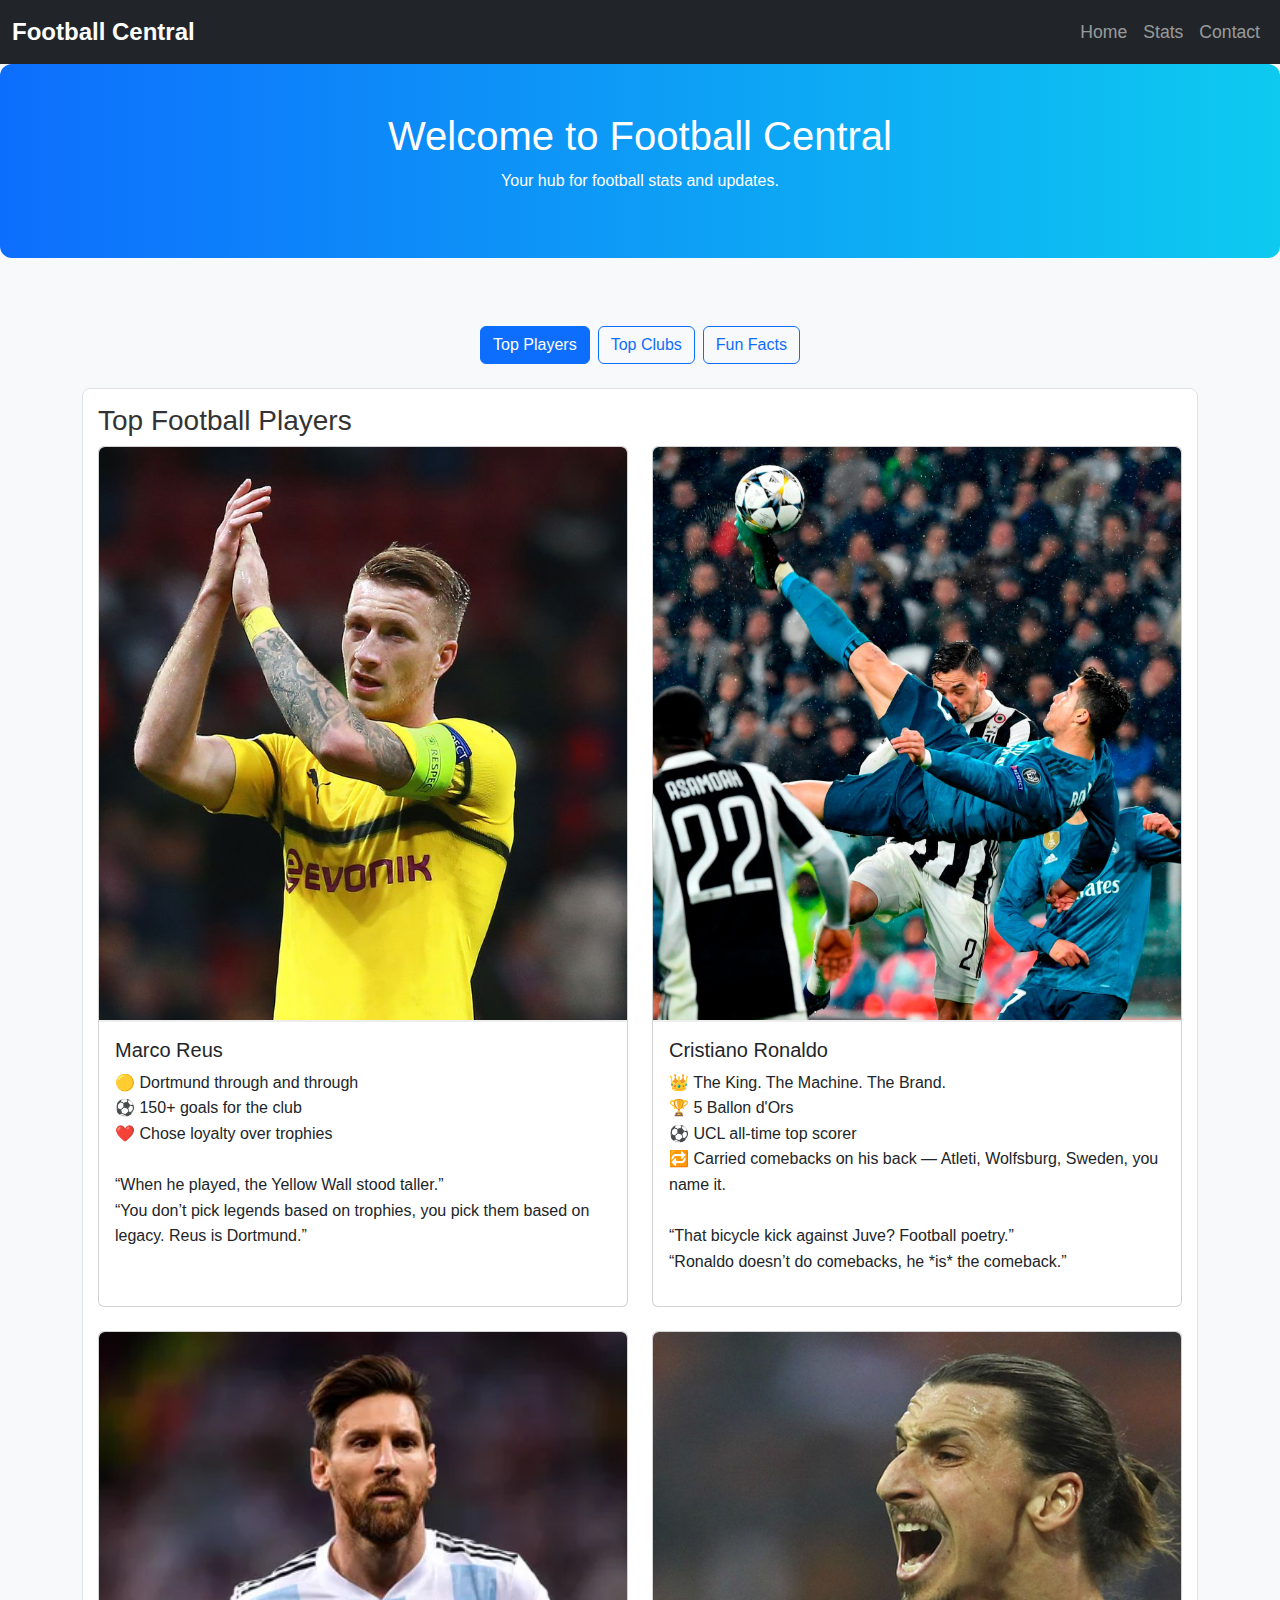
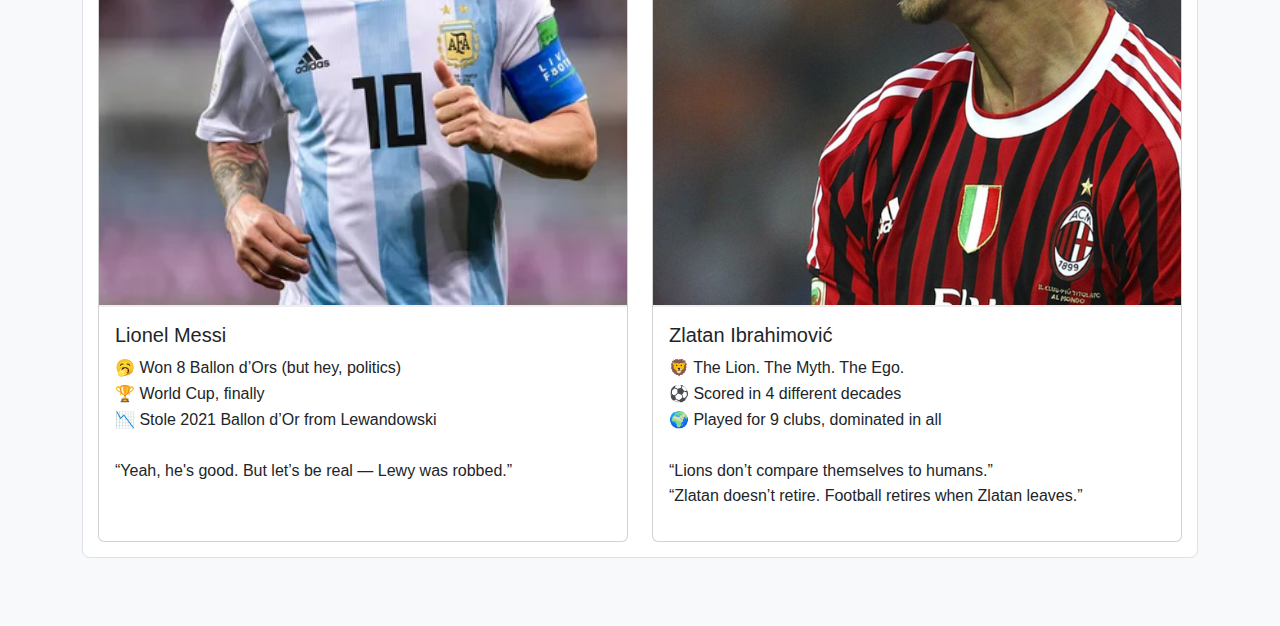
<file: index.html>
<!DOCTYPE html>
<html lang="en">
<head>
  <meta charset="UTF-8" />
  <meta name="viewport" content="width=device-width, initial-scale=1.0" />
  <title>Football Central</title>
  <!-- Bootstrap 5 CSS CDN -->
  <link href="https://cdn.jsdelivr.net/npm/bootstrap@5.3.0/dist/css/bootstrap.min.css" rel="stylesheet">
  <link rel="stylesheet" href="css/styles.css" />
</head>
<body>

  <!-- Navbar shared across pages -->
  <nav class="navbar navbar-expand-lg navbar-dark bg-dark">
    <div class="container-fluid">
      <a class="navbar-brand" href="index.html">Football Central</a>
      <div class="collapse navbar-collapse">
        <ul class="navbar-nav ms-auto">
          <li class="nav-item"><a class="nav-link" href="index.html">Home</a></li>
          <li class="nav-item"><a class="nav-link" href="stats.html">Stats</a></li>
          <li class="nav-item"><a class="nav-link" href="contact.html">Contact</a></li>
        </ul>
      </div>
    </div>
  </nav>

  <header class="text-center p-5 bg-light">
    <h1>Welcome to Football Central</h1>
    <p>Your hub for football stats and updates.</p>
  </header>

  <main class="container my-5">
  <div class="tab-container">

  <!-- Buttons -->
  <div class="d-flex justify-content-center mb-4 flex-wrap gap-2">
    <button class="btn btn-outline-primary active" data-tab="tab1">Top Players</button>
    <button class="btn btn-outline-primary" data-tab="tab2">Top Clubs</button>
    <button class="btn btn-outline-primary" data-tab="tab3">Fun Facts</button>
  </div>

  <!-- Tab 1: Top Players -->
<div id="tab1" class="tab-content active">
  <h3>Top Football Players</h3>
  <div class="row row-cols-1 row-cols-md-2 g-4">

    <!-- Marco Reus -->
    <div class="col">
      <div class="card h-100">
        <img src="assets/reus.jpg" class="card-img-top" alt="Marco Reus">
        <div class="card-body">
          <h5 class="card-title">Marco Reus</h5>
          <p>🟡 Dortmund through and through<br>⚽ 150+ goals for the club<br>❤️ Chose loyalty over trophies<br><br>
          “When he played, the Yellow Wall stood taller.”<br>
          “You don’t pick legends based on trophies, you pick them based on legacy. Reus is Dortmund.”</p>
        </div>
      </div>
    </div>

    <!-- Cristiano Ronaldo -->
    <div class="col">
      <div class="card h-100">
        <img src="assets/ronaldo.jpg" class="card-img-top" alt="Cristiano Ronaldo">
        <div class="card-body">
          <h5 class="card-title">Cristiano Ronaldo</h5>
          <p>👑 The King. The Machine. The Brand.<br>🏆 5 Ballon d'Ors<br>⚽ UCL all-time top scorer<br>
          🔁 Carried comebacks on his back — Atleti, Wolfsburg, Sweden, you name it.<br><br>
          “That bicycle kick against Juve? Football poetry.”<br>
          “Ronaldo doesn’t do comebacks, he *is* the comeback.”</p>
        </div>
      </div>
    </div>

    <!-- Lionel Messi -->
    <div class="col">
      <div class="card h-100">
        <img src="assets/messi.jpg" class="card-img-top" alt="Lionel Messi">
        <div class="card-body">
          <h5 class="card-title">Lionel Messi</h5>
          <p>🥱 Won 8 Ballon d’Ors (but hey, politics)<br>🏆 World Cup, finally<br>📉 Stole 2021 Ballon d’Or from Lewandowski<br><br>
          “Yeah, he's good. But let’s be real — Lewy was robbed.”</p>
        </div>
      </div>
    </div>

    <!-- Zlatan Ibrahimović -->
    <div class="col">
      <div class="card h-100">
        <img src="assets/zlatan.jpg" class="card-img-top" alt="Zlatan Ibrahimović">
        <div class="card-body">
          <h5 class="card-title">Zlatan Ibrahimović</h5>
          <p>🦁 The Lion. The Myth. The Ego.<br>⚽ Scored in 4 different decades<br>🌍 Played for 9 clubs, dominated in all<br><br>
          “Lions don’t compare themselves to humans.”<br>
          “Zlatan doesn’t retire. Football retires when Zlatan leaves.”</p>
        </div>
      </div>
    </div>

  </div>
</div>

<!-- Tab 2: Top Clubs -->
<div id="tab2" class="tab-content">
  <h3>Top Football Clubs</h3>
  <div class="row row-cols-1 row-cols-md-2 g-4">

    <!-- Borussia Dortmund -->
    <div class="col">
      <div class="card h-100">
        <img src="assets/dortmund.jpg" class="card-img-top" alt="Borussia Dortmund">
        <div class="card-body">
          <h5 class="card-title">Borussia Dortmund</h5>
          <p>🟡 Not just a club — a culture<br>🔥 Yellow Wall, Signal Iduna Park<br>⚒️ Factory for future legends<br><br>
          “They don’t buy stars, they make them.”<br>
          “In Dortmund, football isn’t watched — it’s lived.”</p>
        </div>
      </div>
    </div>

    <!-- Real Madrid -->
    <div class="col">
      <div class="card h-100">
        <img src="assets/real-madrid.jpg" class="card-img-top" alt="Real Madrid">
        <div class="card-body">
          <h5 class="card-title">Real Madrid</h5>
          <p>🏆 14 UCL titles. The royalty of football.<br>🇪🇸 Built for the spotlight, made for the impossible<br><br>
          “When you hear the anthem, you already know who’s winning.”<br>
          “Others play football. Madrid plays *Champions League*.”</p>
        </div>
      </div>
    </div>

    <!-- Napoli -->
    <div class="col">
      <div class="card h-100">
        <img src="assets/napoli.jpg" class="card-img-top" alt="Napoli">
        <div class="card-body">
          <h5 class="card-title">Napoli</h5>
          <p>🇮🇹 From Maradona's magic to modern-day madness<br>🔥 2023 Serie A Champs after 33 years<br>⚡ Electrifying fans, murals, and goals<br><br>
          “Naples doesn't just love football. It breathes it.”<br>
          “From chaos comes beauty — that’s Napoli.”</p>
        </div>
      </div>
    </div>

  </div>
</div>

<!-- Tab 3: Fun Facts -->
<div id="tab3" class="tab-content">
  <h3>Football Fun Facts</h3>
  <div class="row row-cols-1 row-cols-md-2 g-4">

    <div class="col">
      <div class="card h-100">
        <img src="assets/red-card.jpg" class="card-img-top" alt="Fastest Red Card">
        <div class="card-body">
          <h5 class="card-title">⚡ Fastest Red Card</h5>
          <p>2 seconds. That’s how long it took for Lee Todd to get sent off — for swearing... at the whistle.</p>
        </div>
      </div>
    </div>

    <div class="col">
      <div class="card h-100">
        <img src="assets/world-cup.jpg" class="card-img-top" alt="World Cup Viewership">
        <div class="card-body">
          <h5 class="card-title">🌍 World Cup Reach</h5>
          <p>Over 3.5 billion people watched the 2018 FIFA World Cup — that’s almost half the planet!</p>
        </div>
      </div>
    </div>

    <div class="col">
      <div class="card h-100">
        <img src="assets/stadium.jpg" class="card-img-top" alt="Biggest Stadium">
        <div class="card-body">
          <h5 class="card-title">🏟️ Largest Stadium</h5>
          <p>Rungrado 1st of May Stadium in North Korea holds 114,000 seats. More like a football coliseum!</p>
        </div>
      </div>
    </div>

    <div class="col">
      <div class="card h-100">
        <img src="assets/vuvuzela.jpg" class="card-img-top" alt="Vuvuzela Noise">
        <div class="card-body">
          <h5 class="card-title">🎺 Vuvuzela Madness</h5>
          <p>South Africa 2010 brought the vuvuzela — iconic or annoying, you’ll never forget that sound.</p>
        </div>
      </div>
    </div>

    <div class="col">
      <div class="card h-100">
        <img src="assets/robot-ref.jpg" class="card-img-top" alt="AI Referees">
        <div class="card-body">
          <h5 class="card-title">🤖 Robo-Refs?</h5>
          <p>AI and semi-automated offside systems are now helping referees get those tight calls right.</p>
        </div>
      </div>
    </div>

  </div>
</div>



</div>


  </main>

  <!-- JavaScript Files -->
  <script src="js/main.js"></script>
</body>
</html>
</file>
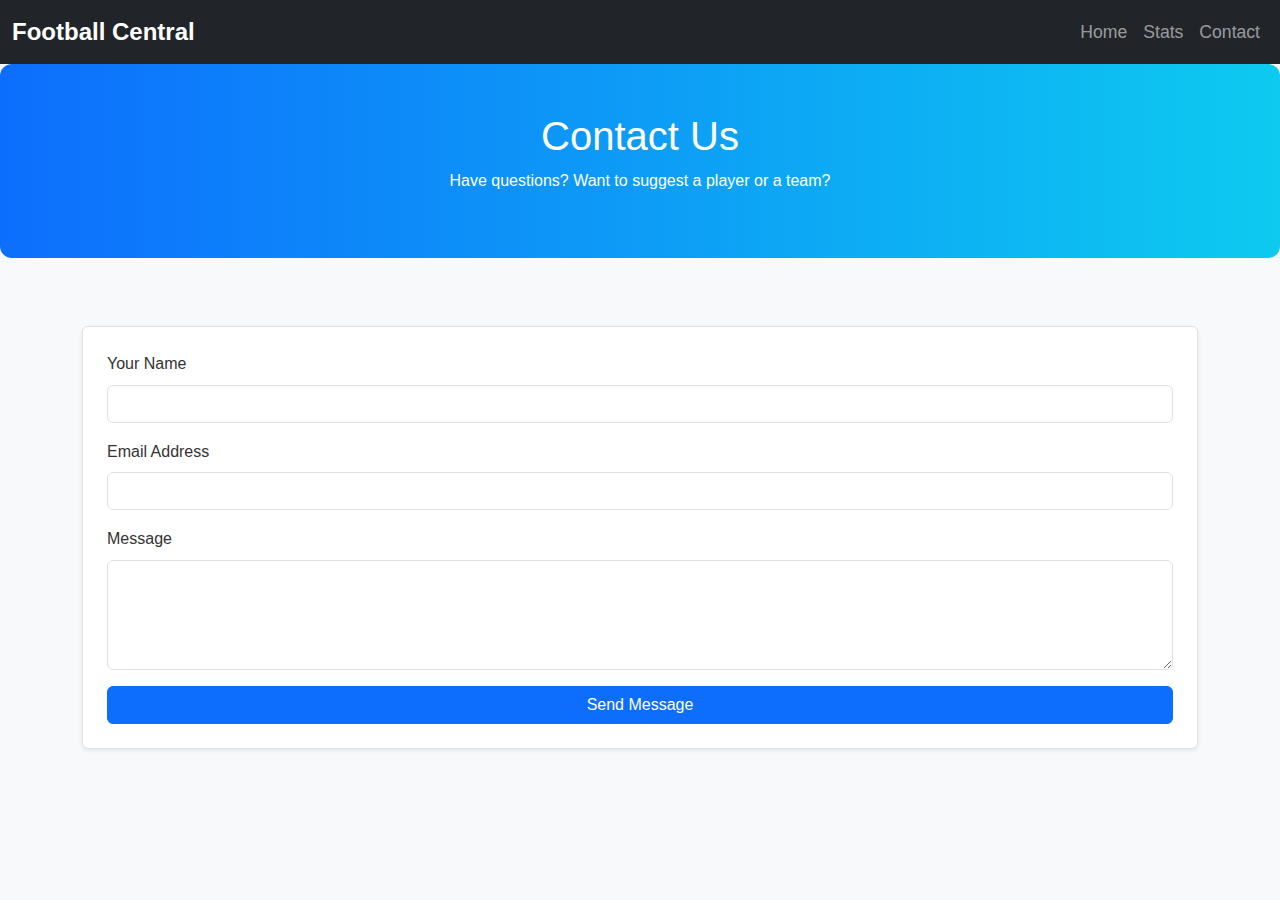
<file: contact.html>
<!DOCTYPE html>
<html lang="en">
<head>
  <meta charset="UTF-8" />
  <meta name="viewport" content="width=device-width, initial-scale=1.0"/>
  <title>Contact Us - Football Central</title>
  <link href="https://cdn.jsdelivr.net/npm/bootstrap@5.3.0/dist/css/bootstrap.min.css" rel="stylesheet"/>
  <link rel="stylesheet" href="css/styles.css" />
</head>
<body>

  <!-- Navbar -->
  <nav class="navbar navbar-expand-lg navbar-dark bg-dark">
    <div class="container-fluid">
      <a class="navbar-brand" href="index.html">Football Central</a>
      <div class="collapse navbar-collapse">
        <ul class="navbar-nav ms-auto">
          <li class="nav-item"><a class="nav-link" href="index.html">Home</a></li>
          <li class="nav-item"><a class="nav-link" href="stats.html">Stats</a></li>
          <li class="nav-item"><a class="nav-link" href="contact.html">Contact</a></li>
        </ul>
      </div>
    </div>
  </nav>

  <header class="text-center p-5 bg-light">
    <h1>Contact Us</h1>
    <p>Have questions? Want to suggest a player or a team?</p>
  </header>

  <main class="container my-5">
    <form id="contactForm" class="p-4 border rounded bg-white shadow-sm">
      <div class="mb-3">
        <label for="name" class="form-label">Your Name</label>
        <input type="text" id="name" class="form-control" required />
      </div>
      <div class="mb-3">
        <label for="email" class="form-label">Email Address</label>
        <input type="email" id="email" class="form-control" required />
      </div>
      <div class="mb-3">
        <label for="message" class="form-label">Message</label>
        <textarea id="message" rows="4" class="form-control" required></textarea>
      </div>
      <button type="submit" class="btn btn-primary w-100">Send Message</button>
    </form>

    <div id="formResponse" class="mt-4"></div>
  </main>

  <script src="js/main.js"></script>
</body>
</html>
</file>
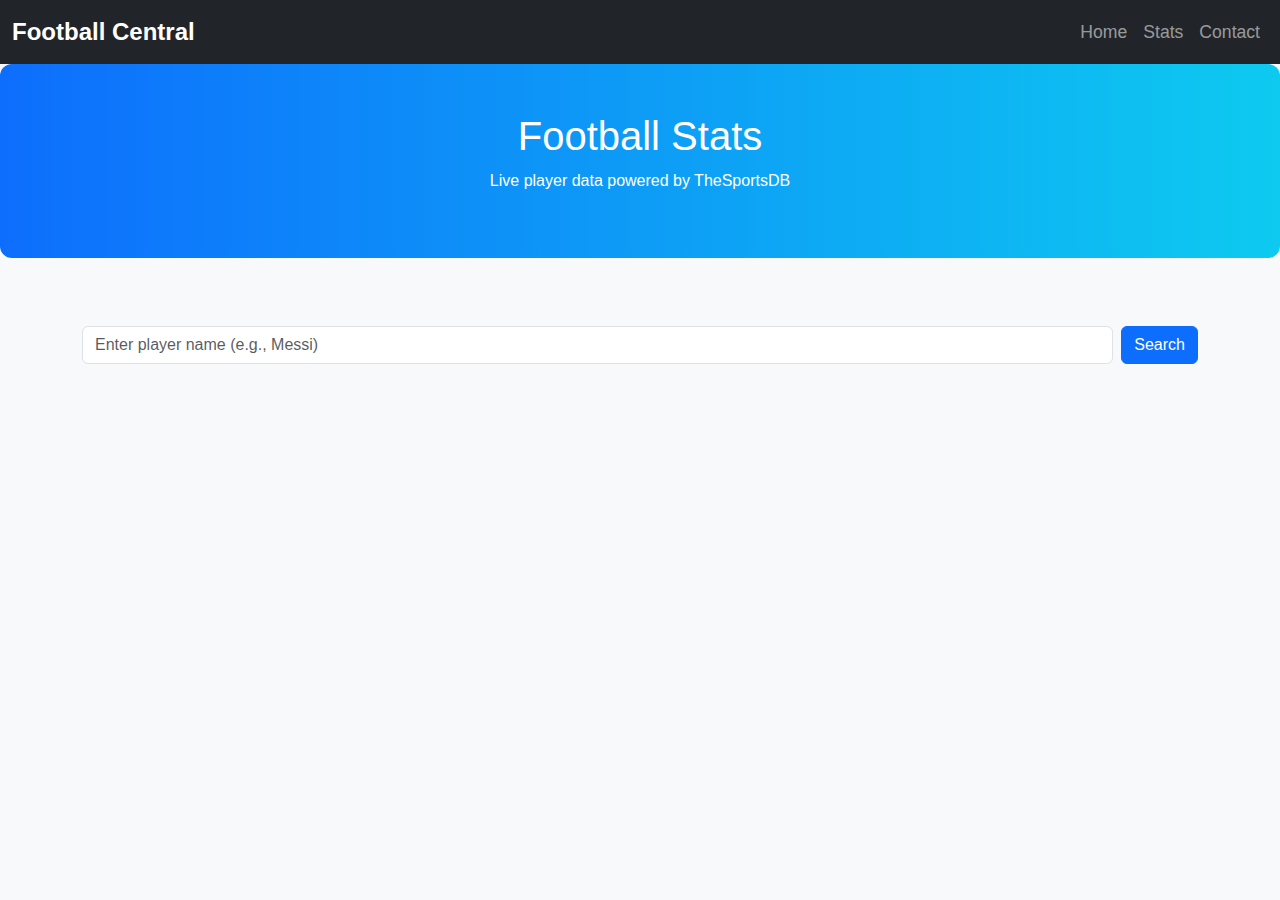
<file: stats.html>
<!DOCTYPE html>
<html lang="en">
<head>
  <meta charset="UTF-8" />
  <meta name="viewport" content="width=device-width, initial-scale=1.0"/>
  <title>Football Stats</title>
  <link href="https://cdn.jsdelivr.net/npm/bootstrap@5.3.0/dist/css/bootstrap.min.css" rel="stylesheet"/>
  <link rel="stylesheet" href="css/styles.css" />
</head>

<script src="js/main.js"></script>

<body>

  <!-- Navbar -->
  <nav class="navbar navbar-expand-lg navbar-dark bg-dark">
    <div class="container-fluid">
      <a class="navbar-brand" href="index.html">Football Central</a>
      <div class="collapse navbar-collapse">
        <ul class="navbar-nav ms-auto">
          <li class="nav-item"><a class="nav-link" href="index.html">Home</a></li>
          <li class="nav-item"><a class="nav-link" href="stats.html">Stats</a></li>
          <li class="nav-item"><a class="nav-link" href="contact.html">Contact</a></li>
        </ul>
      </div>
    </div>
  </nav>

  <header class="text-center p-5 bg-light">
    <h1>Football Stats</h1>
    <p>Live player data powered by TheSportsDB</p>

  </header>

  <main class="container my-5">
    <form id="searchForm" class="mb-4 d-flex flex-column flex-sm-row gap-2">
      <input type="text" id="playerInput" class="form-control" placeholder="Enter player name (e.g., Messi)" required />
      <button type="submit" class="btn btn-primary">Search</button>
    </form>

   <div id="result" class="mt-3"></div>
</file>
<file: css/styles.css>
/* General Page Styling */
body {
  font-family: 'Segoe UI', Tahoma, Geneva, Verdana, sans-serif;
  background-color: #f8f9fa;
  color: #333;
  line-height: 1.6;
}

/* Header Section */
header {
  background-image: linear-gradient(to right, #0d6efd, #0dcaf0);
  color: white;
  border-radius: 12px;
  transition: all 0.4s ease;
}

header:hover {
  transform: scale(1.01);
}

/* Navigation */
.navbar-brand {
  font-weight: bold;
  font-size: 1.5rem;
}

.nav-link {
  font-size: 1.1rem;
}

/* Main Content */
main {
  padding: 20px;
}

/* Footer Styling */
footer {
  background-color: #242921;
  color: #fff;
  text-align: center;
  padding: 10px 0;
  margin-top: 40px;
}

/* Responsive Example */
@media (max-width: 768px) {
  header h1 {
    font-size: 1.5rem;
  }

  .nav-link {
    font-size: 1rem;
  }
}

/* Tabbed Navigation Custom Styling */
.tab-content {
  display: none;
  border: 1px solid #dee2e6;
  padding: 15px;
  background-color: white;
  border-radius: 8px;
  transition: all 0.3s ease-in-out;
}

.tab-content.active {
  display: block;
}

button[data-tab].active {
  background-color: #0d6efd;
  color: white;
}

/* Contact Form Transition */
form:focus-within {
  transform: scale(1.01);
  transition: transform 0.3s ease;
}

/* Uniform Image Styling for Cards */
.card-img-top {
  object-fit: cover;
  width: 100%;
  height: 575px; 
  border-bottom: 2px solid #eee;
  border-radius: 6px 6px 0 0;
}
</file>
